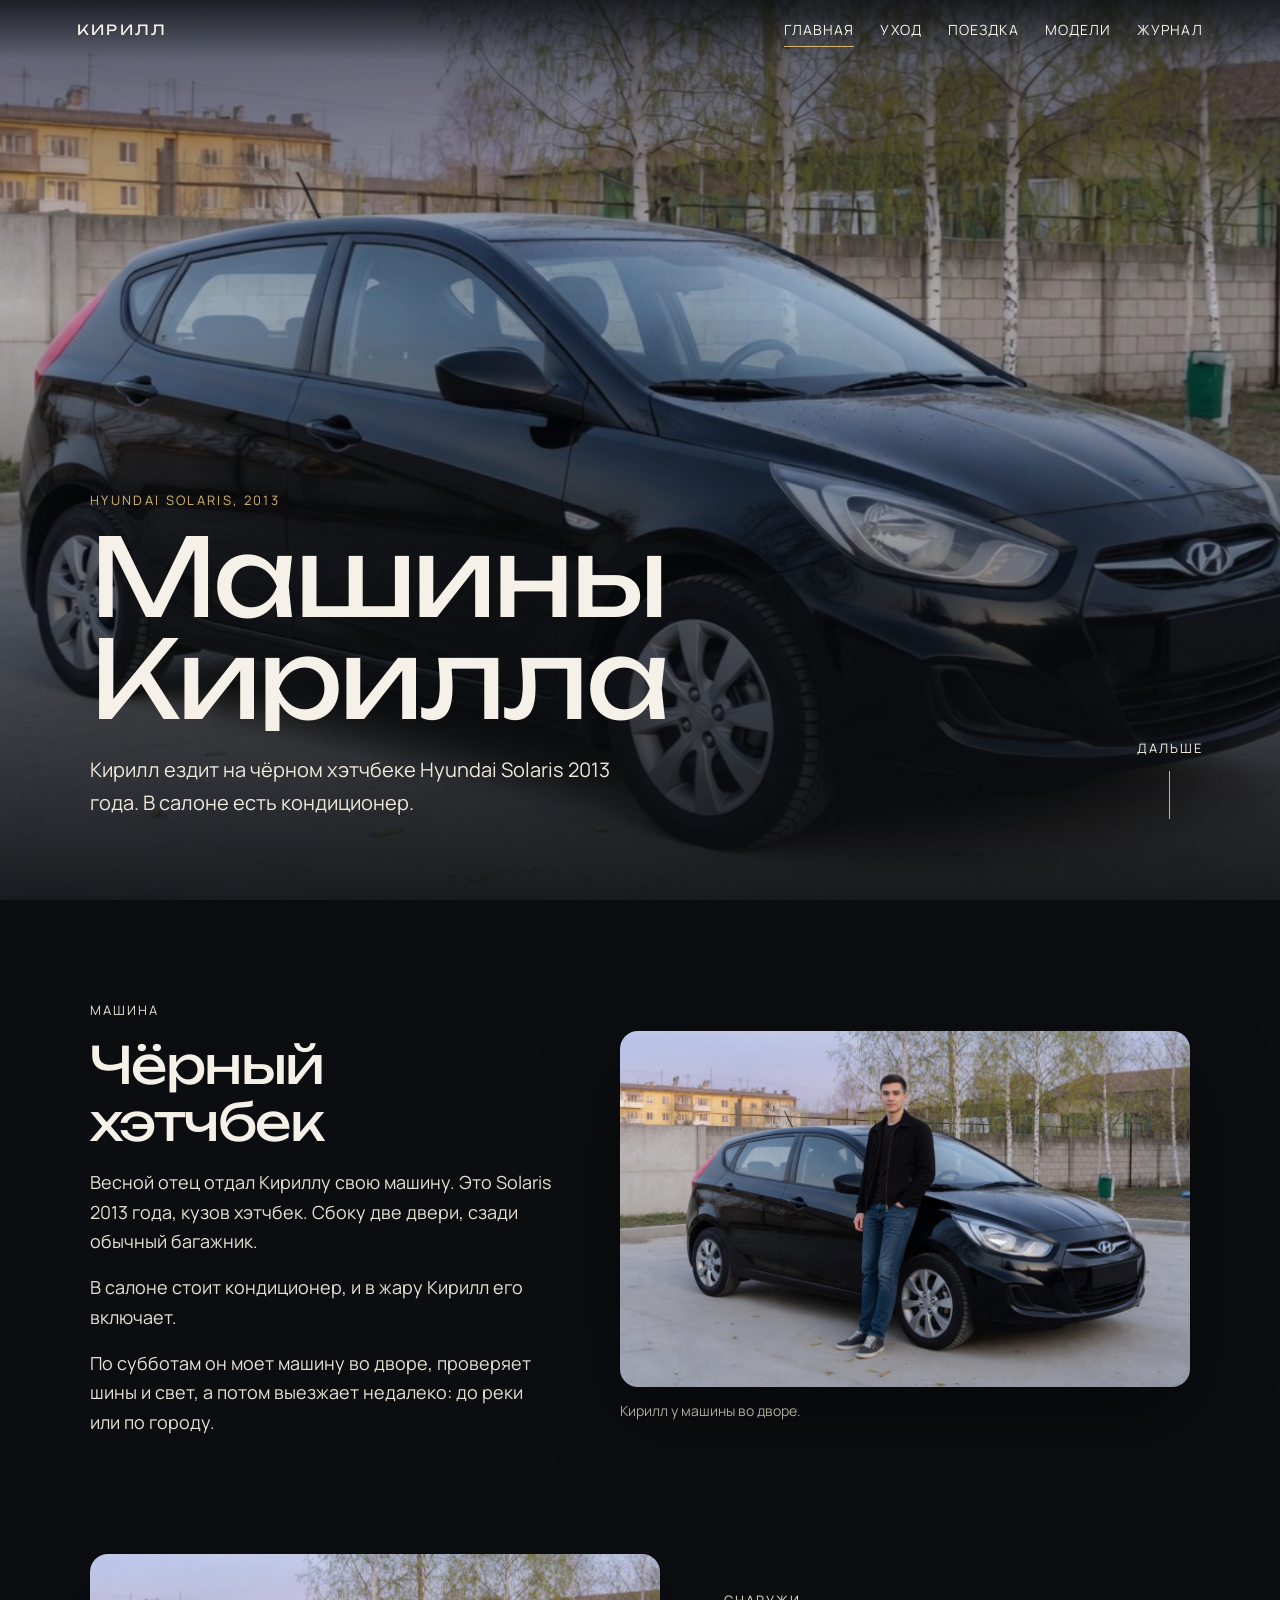
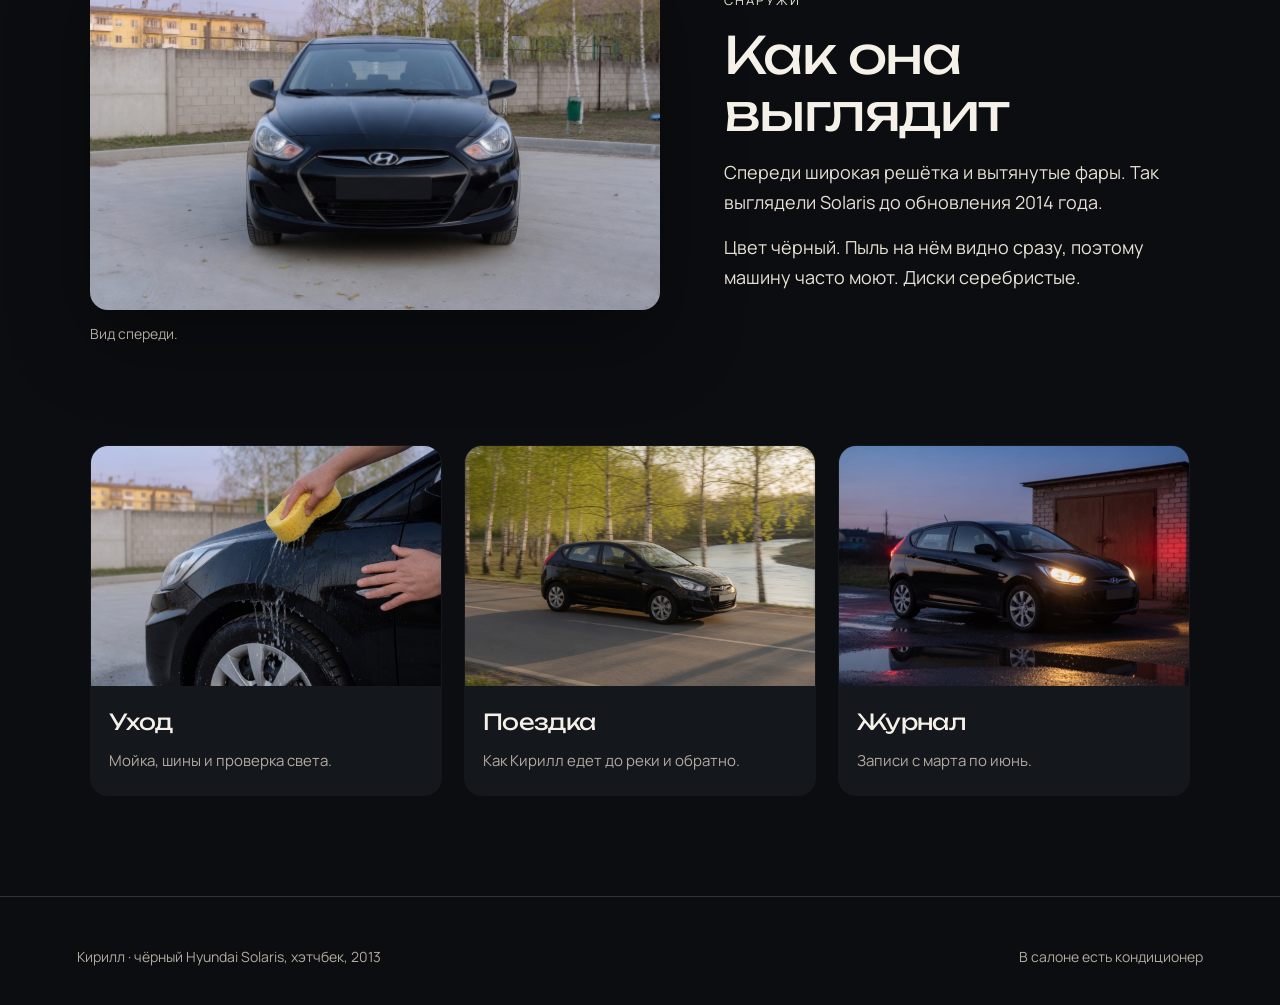
<file: index.html>
<!DOCTYPE html>
<html lang="ru">
<head>
  <meta charset="utf-8">
  <meta name="viewport" content="width=device-width, initial-scale=1">
  <title>Машины Кирилла</title>
  <meta name="description" content="Кирилл ездит на чёрном хэтчбеке Hyundai Solaris 2013 года.">
  <link rel="preconnect" href="https://fonts.googleapis.com">
  <link rel="preconnect" href="https://fonts.gstatic.com" crossorigin>
  <link href="https://fonts.googleapis.com/css2?family=Manrope:wght@400;500;600;700&family=Unbounded:wght@400;500&display=swap" rel="stylesheet">
  <link rel="stylesheet" href="style.css?v=6">
</head>
<body>
  <div class="glow"></div>
  <div class="progress"></div>
  <header class="top">
    <a class="logo" href="index.html">Кирилл</a>
    <button class="nav-toggle" type="button" aria-expanded="false" aria-label="Меню"><span></span></button>
    <nav class="nav-links">
      <a href="index.html" aria-current="page">Главная</a>
      <a href="uhod.html">Уход</a>
      <a href="poezdka.html">Поездка</a>
      <a href="modeli.html">Модели</a>
      <a href="zhurnal.html">Журнал</a>
    </nav>
  </header>

  <section class="hero">
    <div class="hero-media">
      <img src="shots/01-yard.jpg" alt="Чёрный хэтчбек Hyundai Solaris во дворе, двери и багажник закрыты">
    </div>
    <div class="hero-copy">
      <p class="eyebrow">Hyundai Solaris, 2013</p>
      <h1><span><i>Машины</i></span><span><i>Кирилла</i></span></h1>
      <p class="lede">Кирилл ездит на чёрном хэтчбеке Hyundai Solaris 2013 года. В салоне есть кондиционер.</p>
    </div>
    <a class="scroll-hint" href="#story">Дальше</a>
  </section>

  <main>
    <section class="section" id="story">
      <div class="wrap split">
        <div class="prose reveal">
          <p class="kicker">Машина</p>
          <h2>Чёрный хэтчбек</h2>
          <p>Весной отец отдал Кириллу свою машину. Это Solaris 2013 года, кузов хэтчбек. Сбоку две двери, сзади обычный багажник.</p>
          <p>В салоне стоит кондиционер, и в жару Кирилл его включает.</p>
          <p>По субботам он моет машину во дворе, проверяет шины и свет, а потом выезжает недалеко: до реки или по городу.</p>
        </div>
        <figure class="reveal">
          <div class="frame">
            <img data-zoom src="shots/12-kirill.jpg" alt="Кирилл стоит у закрытой машины">
          </div>
          <figcaption>Кирилл у машины во дворе.</figcaption>
        </figure>
      </div>
    </section>

    <section class="section" style="padding-top: 0">
      <div class="wrap split reverse">
        <div class="prose reveal">
          <p class="kicker">Снаружи</p>
          <h2>Как она выглядит</h2>
          <p>Спереди широкая решётка и вытянутые фары. Так выглядели Solaris до обновления 2014 года.</p>
          <p>Цвет чёрный. Пыль на нём видно сразу, поэтому машину часто моют. Диски серебристые.</p>
        </div>
        <figure class="reveal">
          <div class="frame">
            <img data-zoom src="shots/02-front.jpg" alt="Solaris спереди">
          </div>
          <figcaption>Вид спереди.</figcaption>
        </figure>
      </div>
    </section>

    <section class="section" style="padding-top: 0">
      <div class="wrap">
        <div class="cards">
          <a class="card reveal" href="uhod.html">
            <img src="shots/07-wash.jpg" alt="Мойка машины">
            <div><h3>Уход</h3><p>Мойка, шины и проверка света.</p></div>
          </a>
          <a class="card reveal" href="poezdka.html">
            <img src="shots/08-road.jpg" alt="Машина на дороге">
            <div><h3>Поездка</h3><p>Как Кирилл едет до реки и обратно.</p></div>
          </a>
          <a class="card reveal" href="zhurnal.html">
            <img src="shots/10-evening.jpg" alt="Машина вечером у гаража">
            <div><h3>Журнал</h3><p>Записи с марта по июнь.</p></div>
          </a>
        </div>
      </div>
    </section>
  </main>

  <footer class="foot">
    <p>Кирилл · чёрный Hyundai Solaris, хэтчбек, 2013</p>
    <p>В салоне есть кондиционер</p>
  </footer>
  <div class="lightbox"><button type="button">Закрыть</button><img alt=""></div>
  <script src="site.js?v=6"></script>
</body>
</html>
</file>
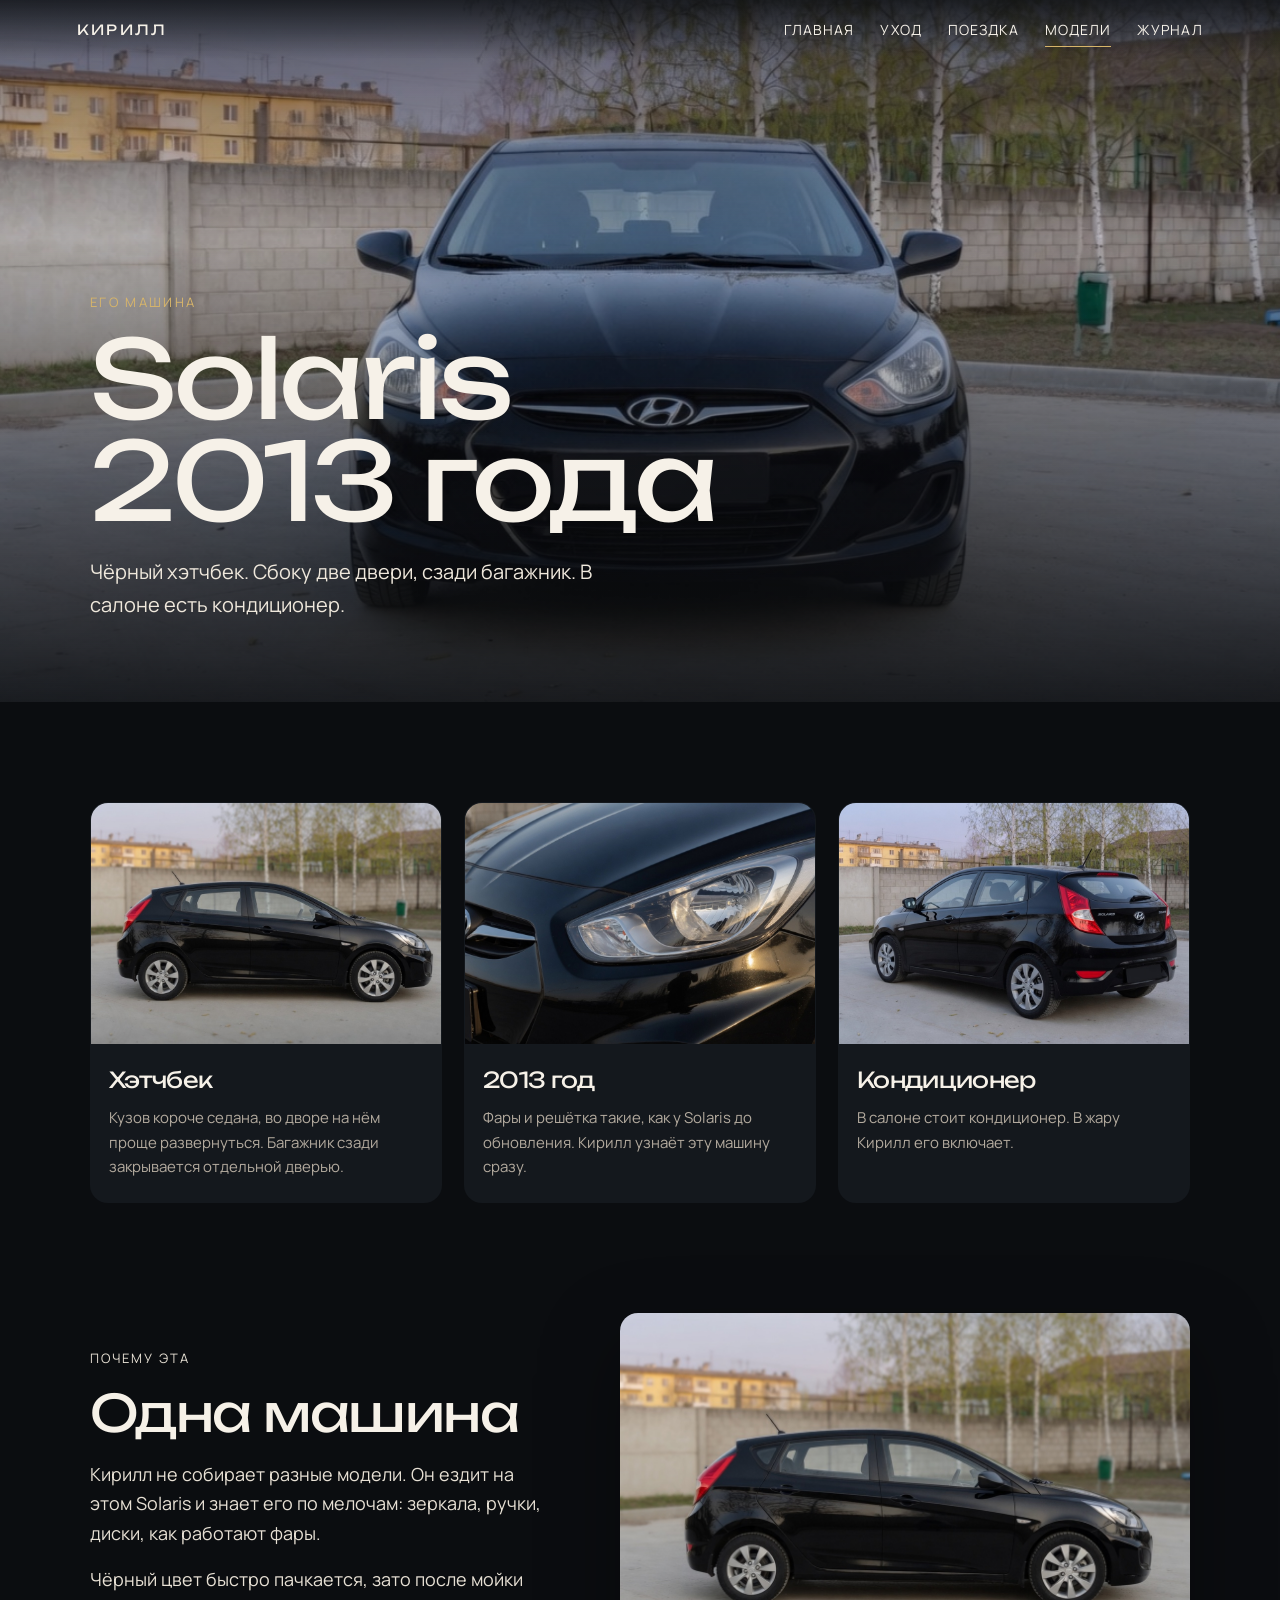
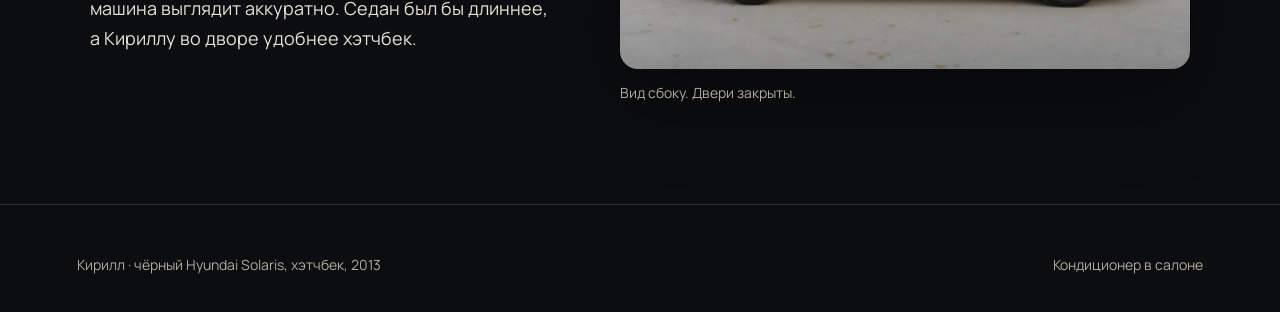
<file: modeli.html>
<!DOCTYPE html>
<html lang="ru">
<head>
  <meta charset="utf-8">
  <meta name="viewport" content="width=device-width, initial-scale=1">
  <title>Машины Кирилла — Модели</title>
  <meta name="description" content="Чёрный хэтчбек Hyundai Solaris 2013 года.">
  <link rel="preconnect" href="https://fonts.googleapis.com">
  <link rel="preconnect" href="https://fonts.gstatic.com" crossorigin>
  <link href="https://fonts.googleapis.com/css2?family=Manrope:wght@400;500;600;700&family=Unbounded:wght@400;500&display=swap" rel="stylesheet">
  <link rel="stylesheet" href="style.css?v=6">
</head>
<body>
  <div class="glow"></div>
  <div class="progress"></div>
  <header class="top">
    <a class="logo" href="index.html">Кирилл</a>
    <button class="nav-toggle" type="button" aria-expanded="false" aria-label="Меню"><span></span></button>
    <nav class="nav-links">
      <a href="index.html">Главная</a>
      <a href="uhod.html">Уход</a>
      <a href="poezdka.html">Поездка</a>
      <a href="modeli.html" aria-current="page">Модели</a>
      <a href="zhurnal.html">Журнал</a>
    </nav>
  </header>

  <section class="hero short">
    <div class="hero-media">
      <img src="shots/02-front.jpg" alt="Чёрный Hyundai Solaris 2013 года спереди">
    </div>
    <div class="hero-copy">
      <p class="eyebrow">Его машина</p>
      <h1><span><i>Solaris</i></span><span><i>2013 года</i></span></h1>
      <p class="lede">Чёрный хэтчбек. Сбоку две двери, сзади багажник. В салоне есть кондиционер.</p>
    </div>
  </section>

  <main>
    <section class="section">
      <div class="wrap cards">
        <article class="card reveal">
          <img data-zoom src="shots/04-side.jpg" alt="Solaris сбоку, видны две двери">
          <div>
            <h3>Хэтчбек</h3>
            <p>Кузов короче седана, во дворе на нём проще развернуться. Багажник сзади закрывается отдельной дверью.</p>
          </div>
        </article>
        <article class="card reveal">
          <img data-zoom src="shots/05-lamp.jpg" alt="Фара и решётка Solaris">
          <div>
            <h3>2013 год</h3>
            <p>Фары и решётка такие, как у Solaris до обновления. Кирилл узнаёт эту машину сразу.</p>
          </div>
        </article>
        <article class="card reveal">
          <img data-zoom src="shots/03-rear.jpg" alt="Solaris сзади, багажник закрыт">
          <div>
            <h3>Кондиционер</h3>
            <p>В салоне стоит кондиционер. В жару Кирилл его включает.</p>
          </div>
        </article>
      </div>
    </section>

    <section class="section" style="padding-top: 10px">
      <div class="wrap split">
        <div class="prose reveal">
          <p class="kicker">Почему эта</p>
          <h2>Одна машина</h2>
          <p>Кирилл не собирает разные модели. Он ездит на этом Solaris и знает его по мелочам: зеркала, ручки, диски, как работают фары.</p>
          <p>Чёрный цвет быстро пачкается, зато после мойки машина выглядит аккуратно. Седан был бы длиннее, а Кириллу во дворе удобнее хэтчбек.</p>
        </div>
        <figure class="reveal">
          <div class="frame"><img data-zoom src="shots/04-side.jpg" alt="Бок чёрного хэтчбека"></div>
          <figcaption>Вид сбоку. Двери закрыты.</figcaption>
        </figure>
      </div>
    </section>
  </main>

  <footer class="foot">
    <p>Кирилл · чёрный Hyundai Solaris, хэтчбек, 2013</p>
    <p>Кондиционер в салоне</p>
  </footer>
  <div class="lightbox"><button type="button">Закрыть</button><img alt=""></div>
  <script src="site.js?v=6"></script>
</body>
</html>
</file>
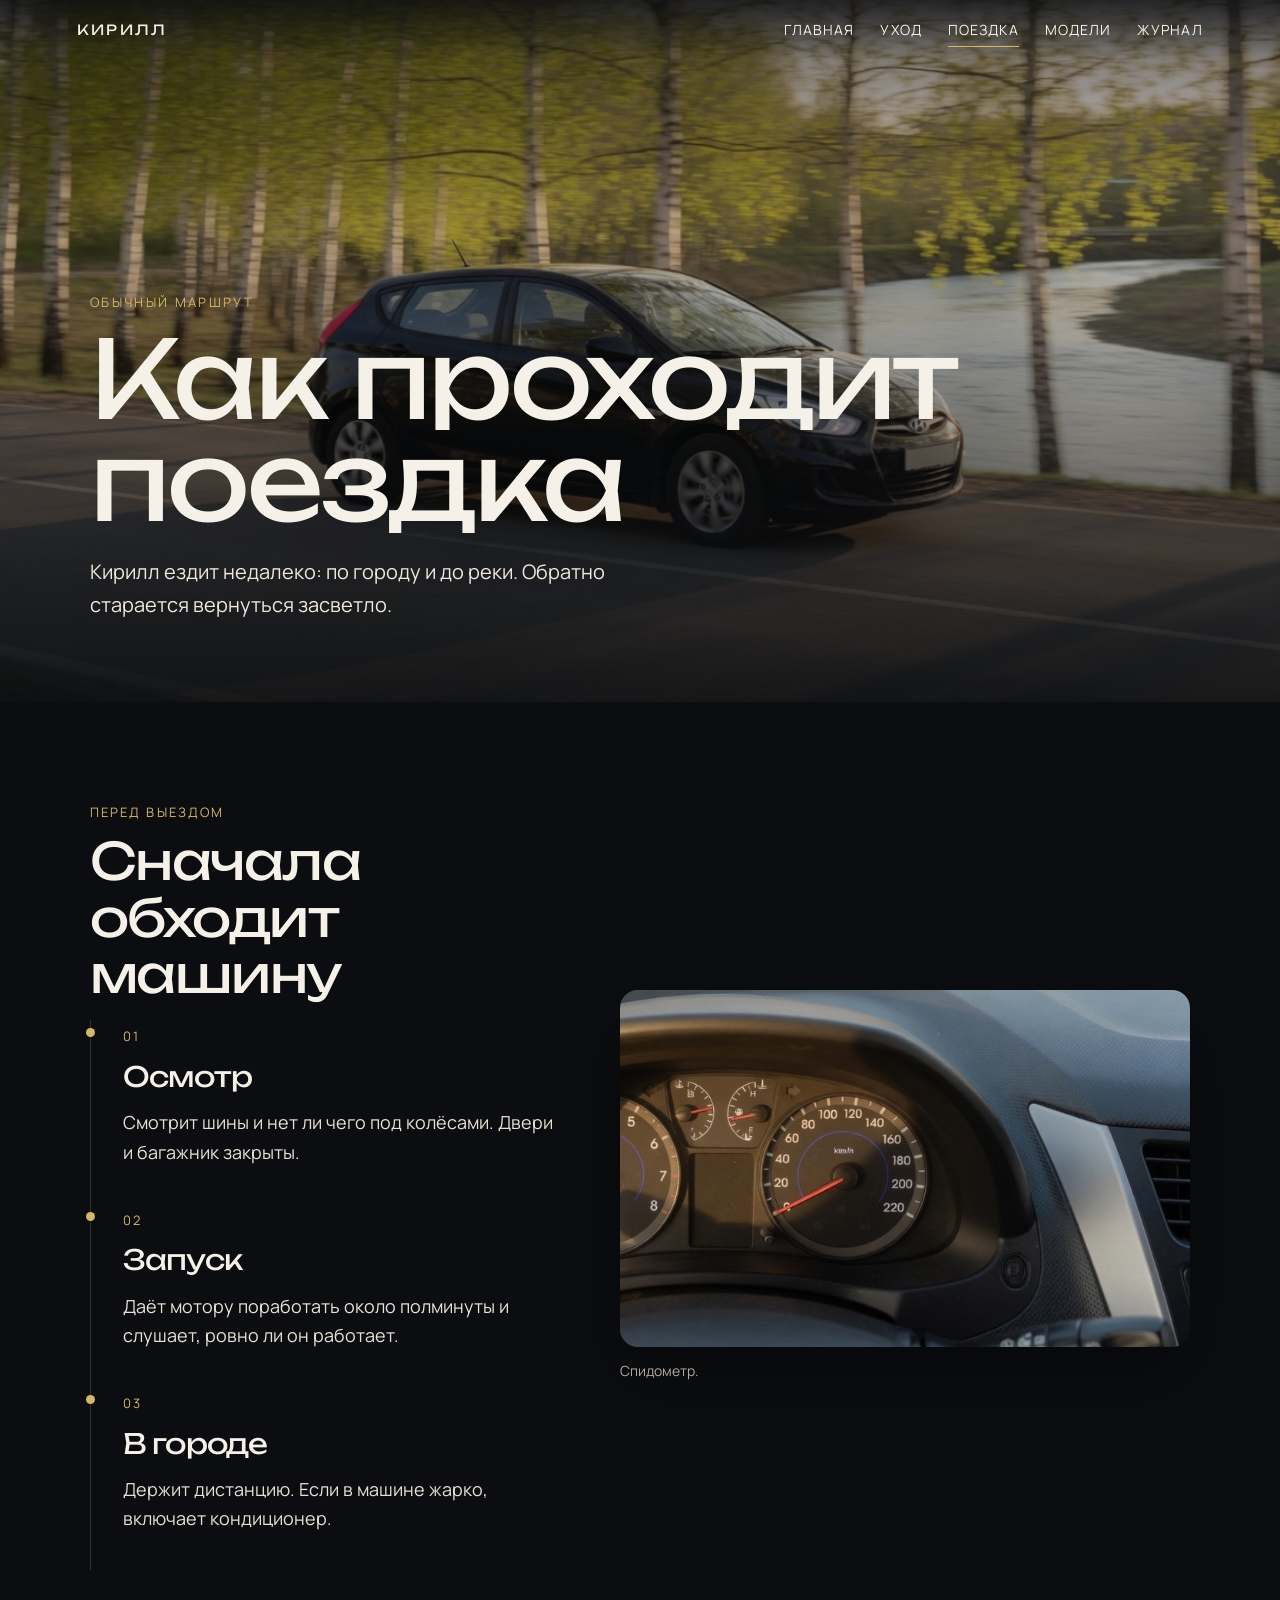
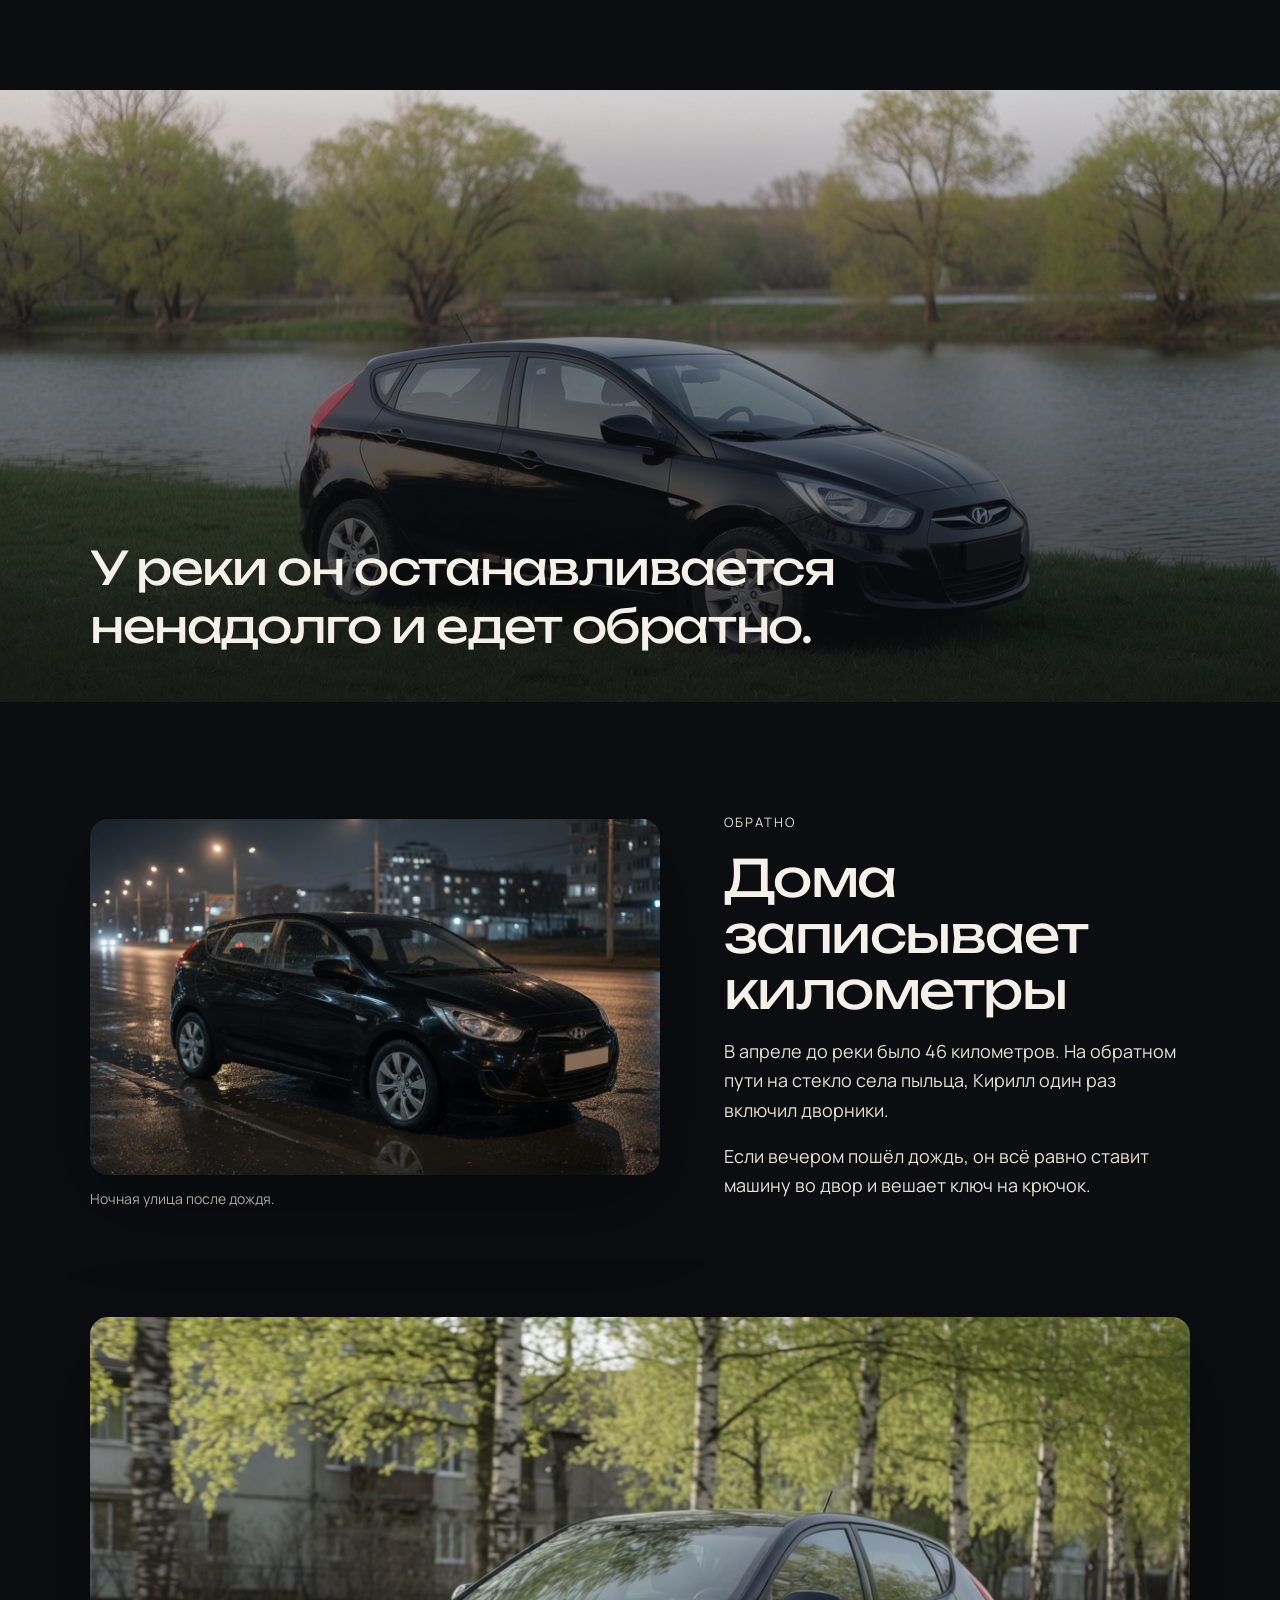
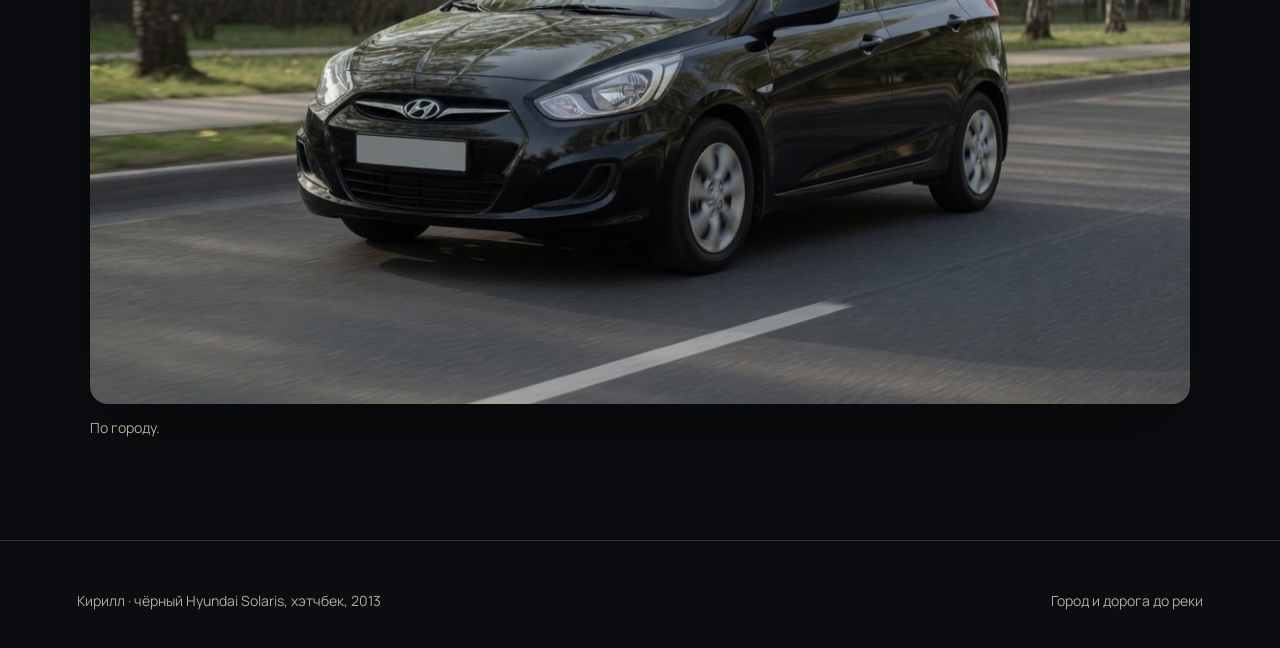
<file: poezdka.html>
<!DOCTYPE html>
<html lang="ru">
<head>
  <meta charset="utf-8">
  <meta name="viewport" content="width=device-width, initial-scale=1">
  <title>Машины Кирилла — Поездка</title>
  <meta name="description" content="Как Кирилл ездит на Solaris до реки и обратно.">
  <link rel="preconnect" href="https://fonts.googleapis.com">
  <link rel="preconnect" href="https://fonts.gstatic.com" crossorigin>
  <link href="https://fonts.googleapis.com/css2?family=Manrope:wght@400;500;600;700&family=Unbounded:wght@400;500&display=swap" rel="stylesheet">
  <link rel="stylesheet" href="style.css?v=6">
</head>
<body>
  <div class="glow"></div>
  <div class="progress"></div>
  <header class="top">
    <a class="logo" href="index.html">Кирилл</a>
    <button class="nav-toggle" type="button" aria-expanded="false" aria-label="Меню"><span></span></button>
    <nav class="nav-links">
      <a href="index.html">Главная</a>
      <a href="uhod.html">Уход</a>
      <a href="poezdka.html" aria-current="page">Поездка</a>
      <a href="modeli.html">Модели</a>
      <a href="zhurnal.html">Журнал</a>
    </nav>
  </header>

  <section class="hero short">
    <div class="hero-media">
      <img src="shots/08-road.jpg" alt="Чёрный Solaris едет по дороге вдоль реки">
    </div>
    <div class="hero-copy">
      <p class="eyebrow">Обычный маршрут</p>
      <h1><span><i>Как проходит</i></span><span><i>поездка</i></span></h1>
      <p class="lede">Кирилл ездит недалеко: по городу и до реки. Обратно старается вернуться засветло.</p>
    </div>
  </section>

  <main>
    <section class="section">
      <div class="wrap split">
        <div class="reveal">
          <p class="kicker">Перед выездом</p>
          <h2>Сначала обходит машину</h2>
          <ol class="steps">
            <li>
              <span>01</span>
              <h3>Осмотр</h3>
              <p>Смотрит шины и нет ли чего под колёсами. Двери и багажник закрыты.</p>
            </li>
            <li>
              <span>02</span>
              <h3>Запуск</h3>
              <p>Даёт мотору поработать около полминуты и слушает, ровно ли он работает.</p>
            </li>
            <li>
              <span>03</span>
              <h3>В городе</h3>
              <p>Держит дистанцию. Если в машине жарко, включает кондиционер.</p>
            </li>
          </ol>
        </div>
        <figure class="reveal dials">
          <div class="frame"><img data-zoom src="shots/14-dials.jpg" alt="Спидометр Solaris"></div>
          <figcaption>Спидометр.</figcaption>
        </figure>
      </div>
    </section>

    <section class="band">
      <img src="shots/09-river.jpg" alt="Solaris стоит у реки, багажник закрыт">
      <div class="wrap">
        <p class="quote reveal">У реки он останавливается ненадолго и едет обратно.</p>
      </div>
    </section>

    <section class="section">
      <div class="wrap split reverse">
        <div class="prose reveal">
          <p class="kicker">Обратно</p>
          <h2>Дома записывает километры</h2>
          <p>В апреле до реки было 46 километров. На обратном пути на стекло села пыльца, Кирилл один раз включил дворники.</p>
          <p>Если вечером пошёл дождь, он всё равно ставит машину во двор и вешает ключ на крючок.</p>
        </div>
        <figure class="reveal">
          <div class="frame"><img data-zoom src="shots/11-rain.jpg" alt="Solaris ночью на мокрой улице"></div>
          <figcaption>Ночная улица после дождя.</figcaption>
        </figure>
      </div>
    </section>

    <section class="section" style="padding-top: 0">
      <div class="wrap">
        <figure class="reveal">
          <div class="frame"><img data-zoom src="shots/16-city.jpg" alt="Solaris едет по городской улице"></div>
          <figcaption>По городу.</figcaption>
        </figure>
      </div>
    </section>
  </main>

  <footer class="foot">
    <p>Кирилл · чёрный Hyundai Solaris, хэтчбек, 2013</p>
    <p>Город и дорога до реки</p>
  </footer>
  <div class="lightbox"><button type="button">Закрыть</button><img alt=""></div>
  <script src="site.js?v=6"></script>
</body>
</html>
</file>
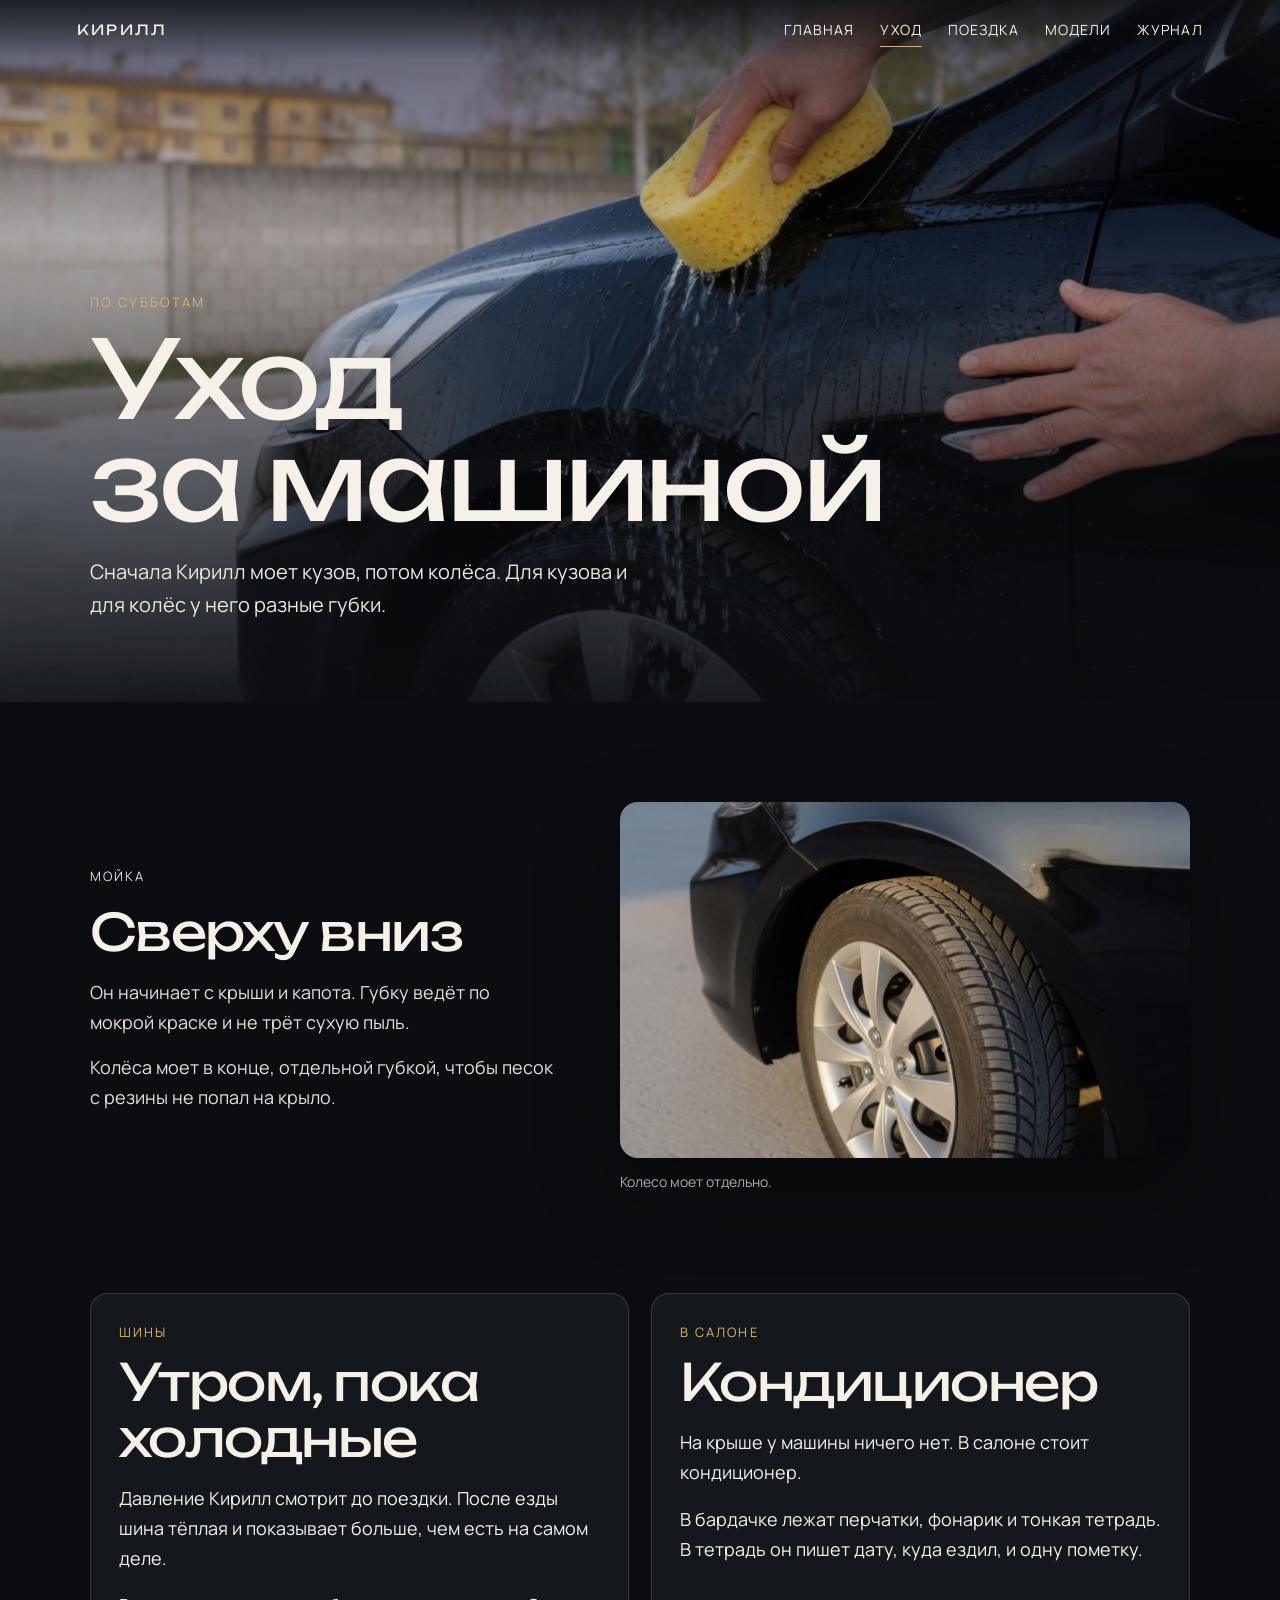
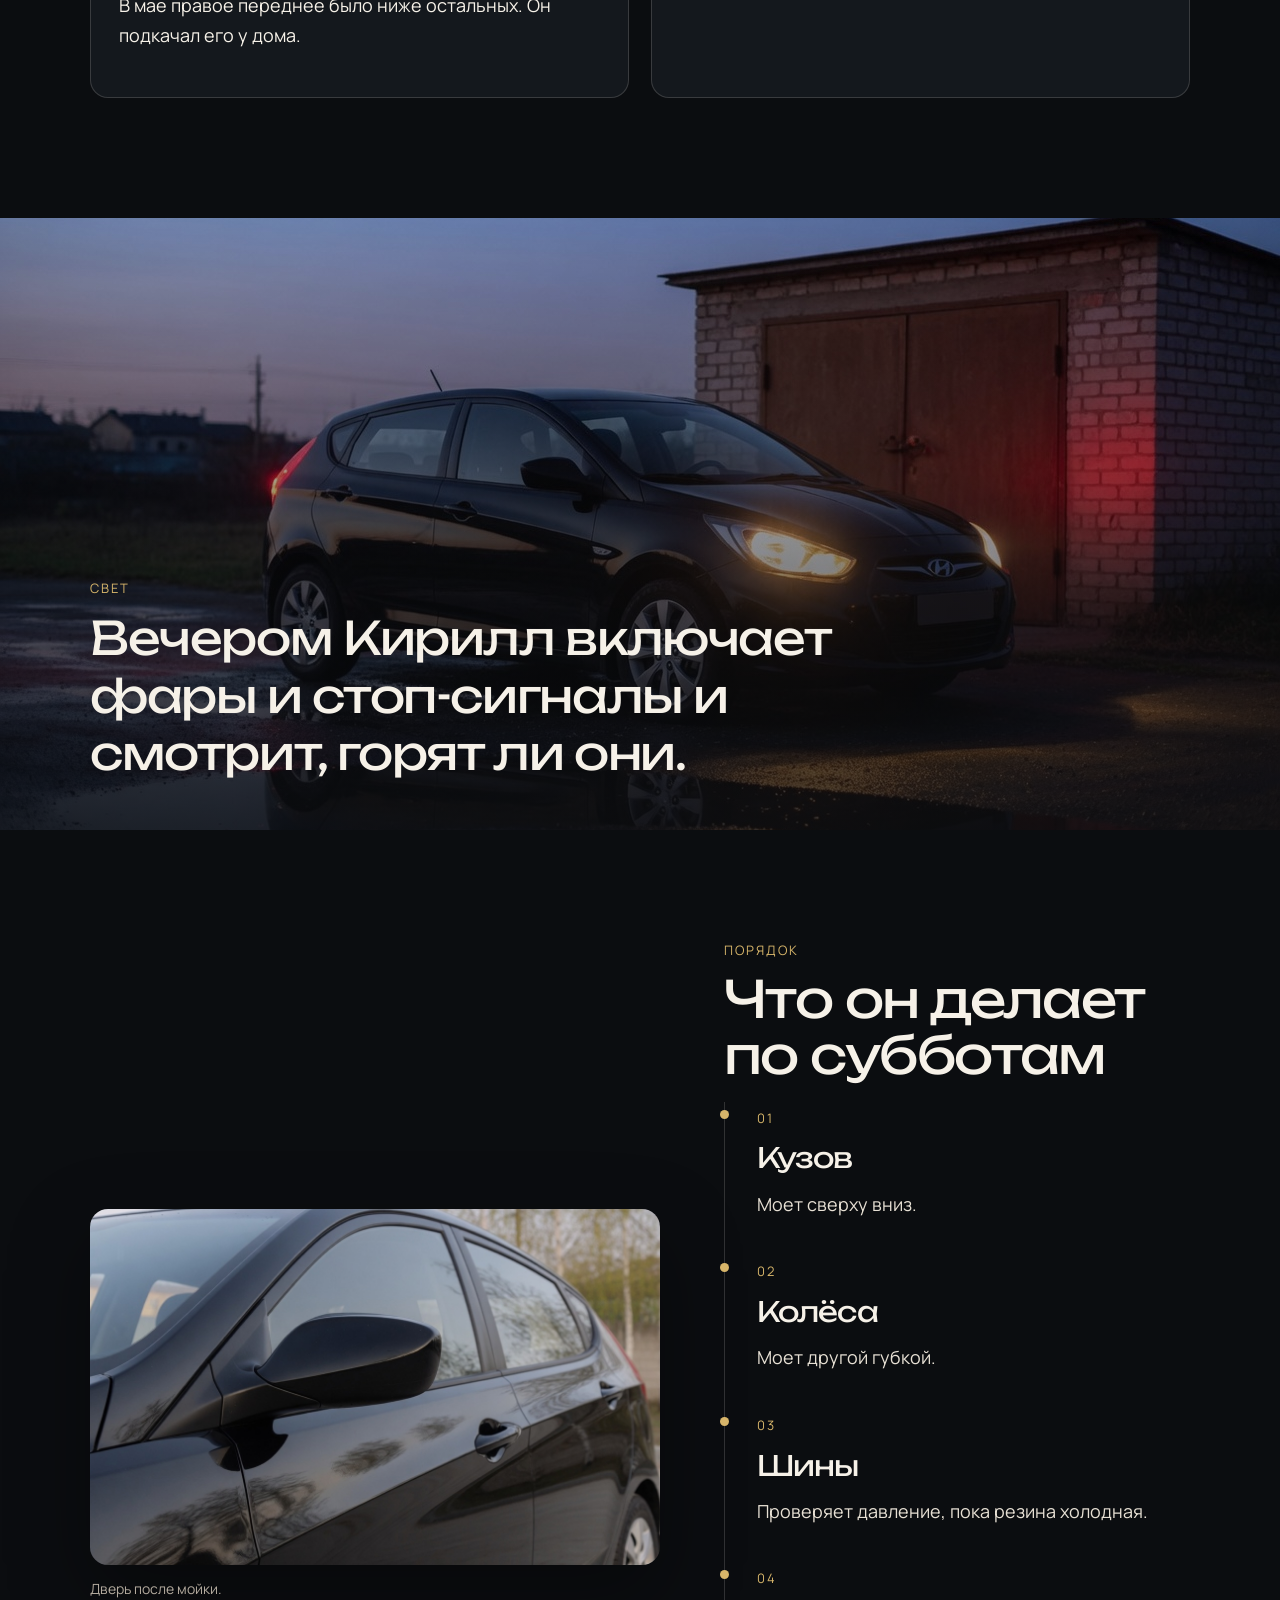
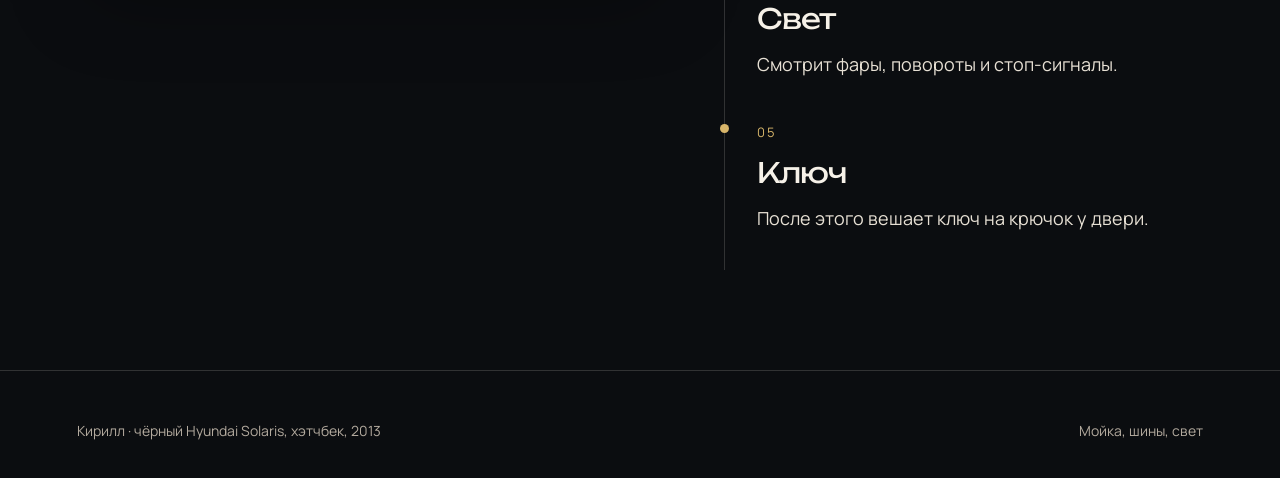
<file: uhod.html>
<!DOCTYPE html>
<html lang="ru">
<head>
  <meta charset="utf-8">
  <meta name="viewport" content="width=device-width, initial-scale=1">
  <title>Машины Кирилла — Уход</title>
  <meta name="description" content="Как Кирилл моет Solaris и проверяет шины и свет.">
  <link rel="preconnect" href="https://fonts.googleapis.com">
  <link rel="preconnect" href="https://fonts.gstatic.com" crossorigin>
  <link href="https://fonts.googleapis.com/css2?family=Manrope:wght@400;500;600;700&family=Unbounded:wght@400;500&display=swap" rel="stylesheet">
  <link rel="stylesheet" href="style.css?v=6">
</head>
<body>
  <div class="glow"></div>
  <div class="progress"></div>
  <header class="top">
    <a class="logo" href="index.html">Кирилл</a>
    <button class="nav-toggle" type="button" aria-expanded="false" aria-label="Меню"><span></span></button>
    <nav class="nav-links">
      <a href="index.html">Главная</a>
      <a href="uhod.html" aria-current="page">Уход</a>
      <a href="poezdka.html">Поездка</a>
      <a href="modeli.html">Модели</a>
      <a href="zhurnal.html">Журнал</a>
    </nav>
  </header>

  <section class="hero short">
    <div class="hero-media">
      <img src="shots/07-wash.jpg" alt="Кирилл моет переднее крыло">
    </div>
    <div class="hero-copy">
      <p class="eyebrow">По субботам</p>
      <h1><span><i>Уход</i></span><span><i>за машиной</i></span></h1>
      <p class="lede">Сначала Кирилл моет кузов, потом колёса. Для кузова и для колёс у него разные губки.</p>
    </div>
  </section>

  <main>
    <section class="section">
      <div class="wrap split">
        <div class="prose reveal">
          <p class="kicker">Мойка</p>
          <h2>Сверху вниз</h2>
          <p>Он начинает с крыши и капота. Губку ведёт по мокрой краске и не трёт сухую пыль.</p>
          <p>Колёса моет в конце, отдельной губкой, чтобы песок с резины не попал на крыло.</p>
        </div>
        <figure class="reveal">
          <div class="frame"><img data-zoom src="shots/06-wheel.jpg" alt="Переднее колесо Solaris"></div>
          <figcaption>Колесо моет отдельно.</figcaption>
        </figure>
      </div>
    </section>

    <section class="section" style="padding-top: 0">
      <div class="wrap grid-2">
        <article class="note reveal">
          <p class="kicker">Шины</p>
          <h2>Утром, пока холодные</h2>
          <p>Давление Кирилл смотрит до поездки. После езды шина тёплая и показывает больше, чем есть на самом деле.</p>
          <p>В мае правое переднее было ниже остальных. Он подкачал его у дома.</p>
        </article>
        <article class="note reveal">
          <p class="kicker">В салоне</p>
          <h2>Кондиционер</h2>
          <p>На крыше у машины ничего нет. В салоне стоит кондиционер.</p>
          <p>В бардачке лежат перчатки, фонарик и тонкая тетрадь. В тетрадь он пишет дату, куда ездил, и одну пометку.</p>
        </article>
      </div>
    </section>

    <section class="band">
      <img src="shots/10-evening.jpg" alt="Вечером у гаража горят фары">
      <div class="wrap">
        <div class="reveal">
          <p class="kicker">Свет</p>
          <h2 class="quote">Вечером Кирилл включает фары и стоп-сигналы и смотрит, горят ли они.</h2>
        </div>
      </div>
    </section>

    <section class="section">
      <div class="wrap split reverse">
        <div class="reveal">
          <p class="kicker">Порядок</p>
          <h2>Что он делает по субботам</h2>
          <ol class="steps">
            <li class="reveal"><span>01</span><h3>Кузов</h3><p>Моет сверху вниз.</p></li>
            <li class="reveal"><span>02</span><h3>Колёса</h3><p>Моет другой губкой.</p></li>
            <li class="reveal"><span>03</span><h3>Шины</h3><p>Проверяет давление, пока резина холодная.</p></li>
            <li class="reveal"><span>04</span><h3>Свет</h3><p>Смотрит фары, повороты и стоп-сигналы.</p></li>
            <li class="reveal"><span>05</span><h3>Ключ</h3><p>После этого вешает ключ на крючок у двери.</p></li>
          </ol>
        </div>
        <figure class="reveal">
          <div class="frame"><img data-zoom src="shots/17-mirror.jpg" alt="Зеркало и ручка двери"></div>
          <figcaption>Дверь после мойки.</figcaption>
        </figure>
      </div>
    </section>
  </main>

  <footer class="foot">
    <p>Кирилл · чёрный Hyundai Solaris, хэтчбек, 2013</p>
    <p>Мойка, шины, свет</p>
  </footer>
  <div class="lightbox"><button type="button">Закрыть</button><img alt=""></div>
  <script src="site.js?v=6"></script>
</body>
</html>
</file>
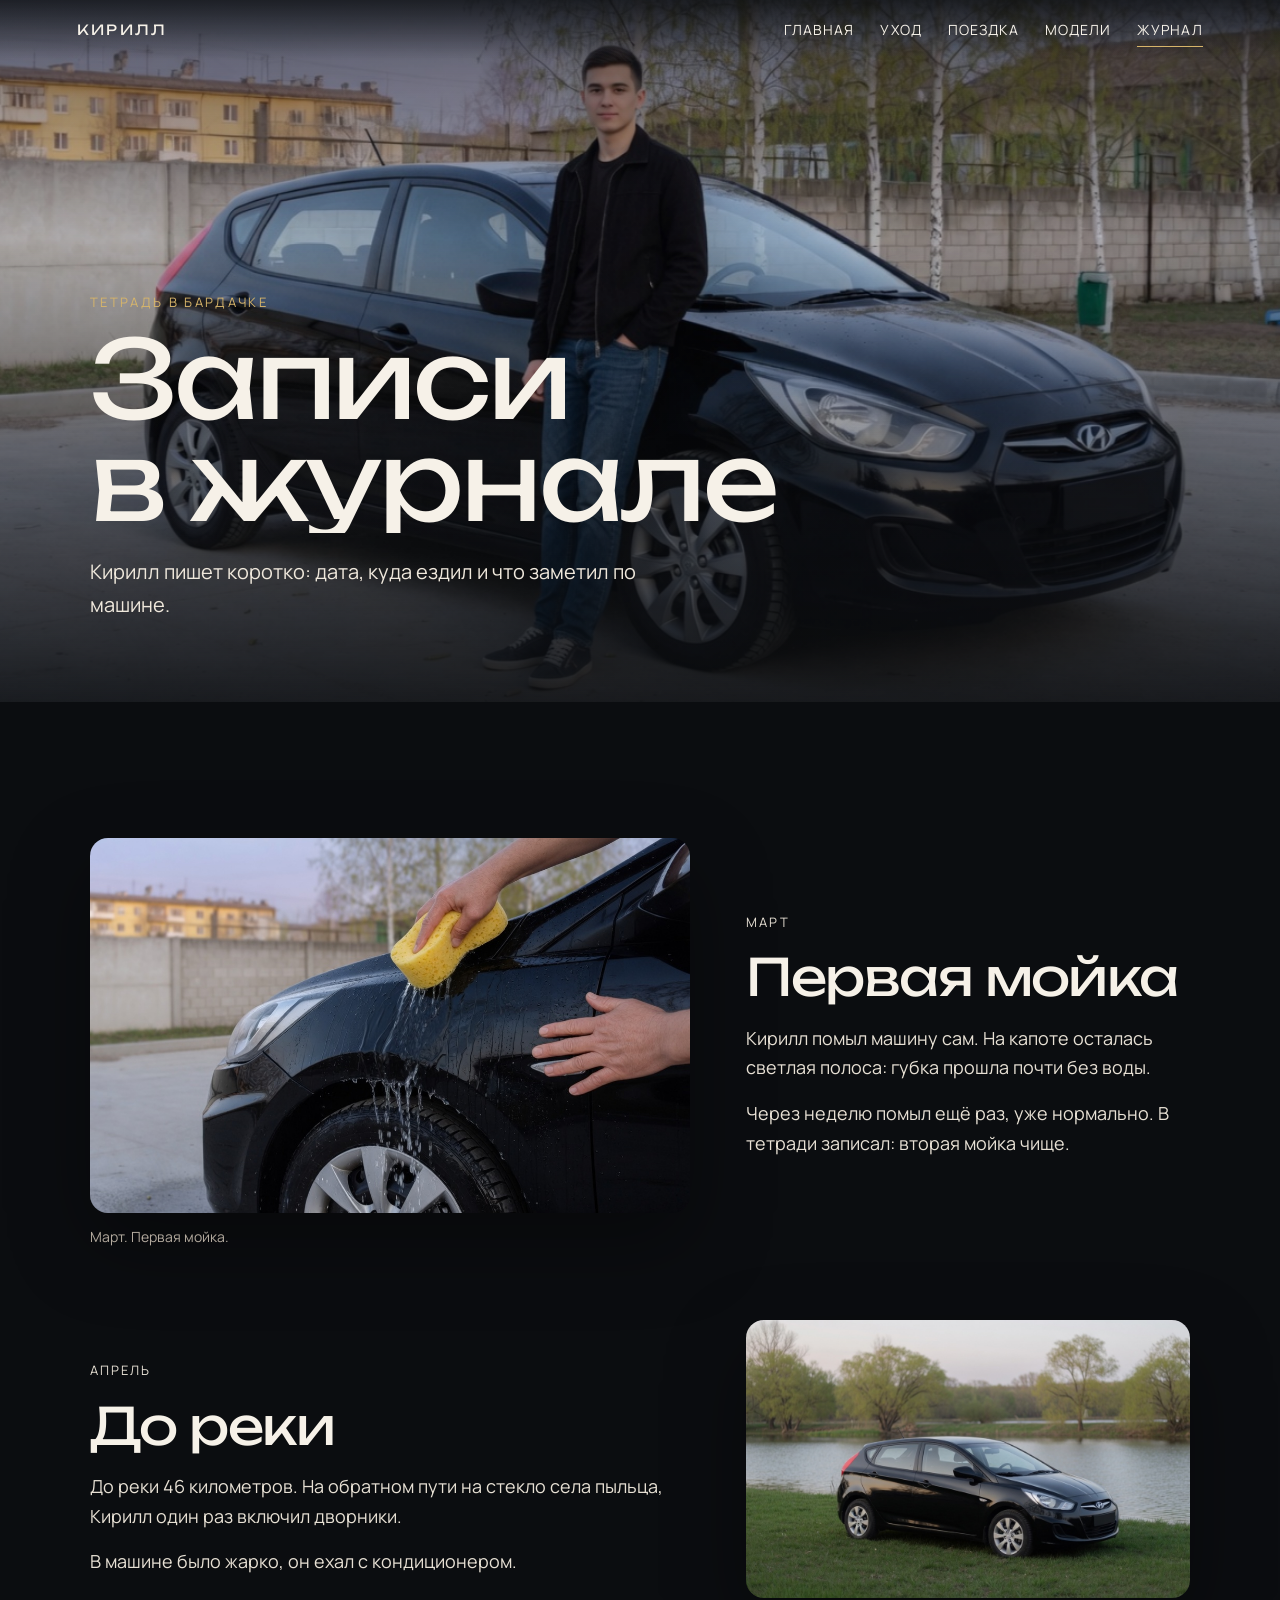
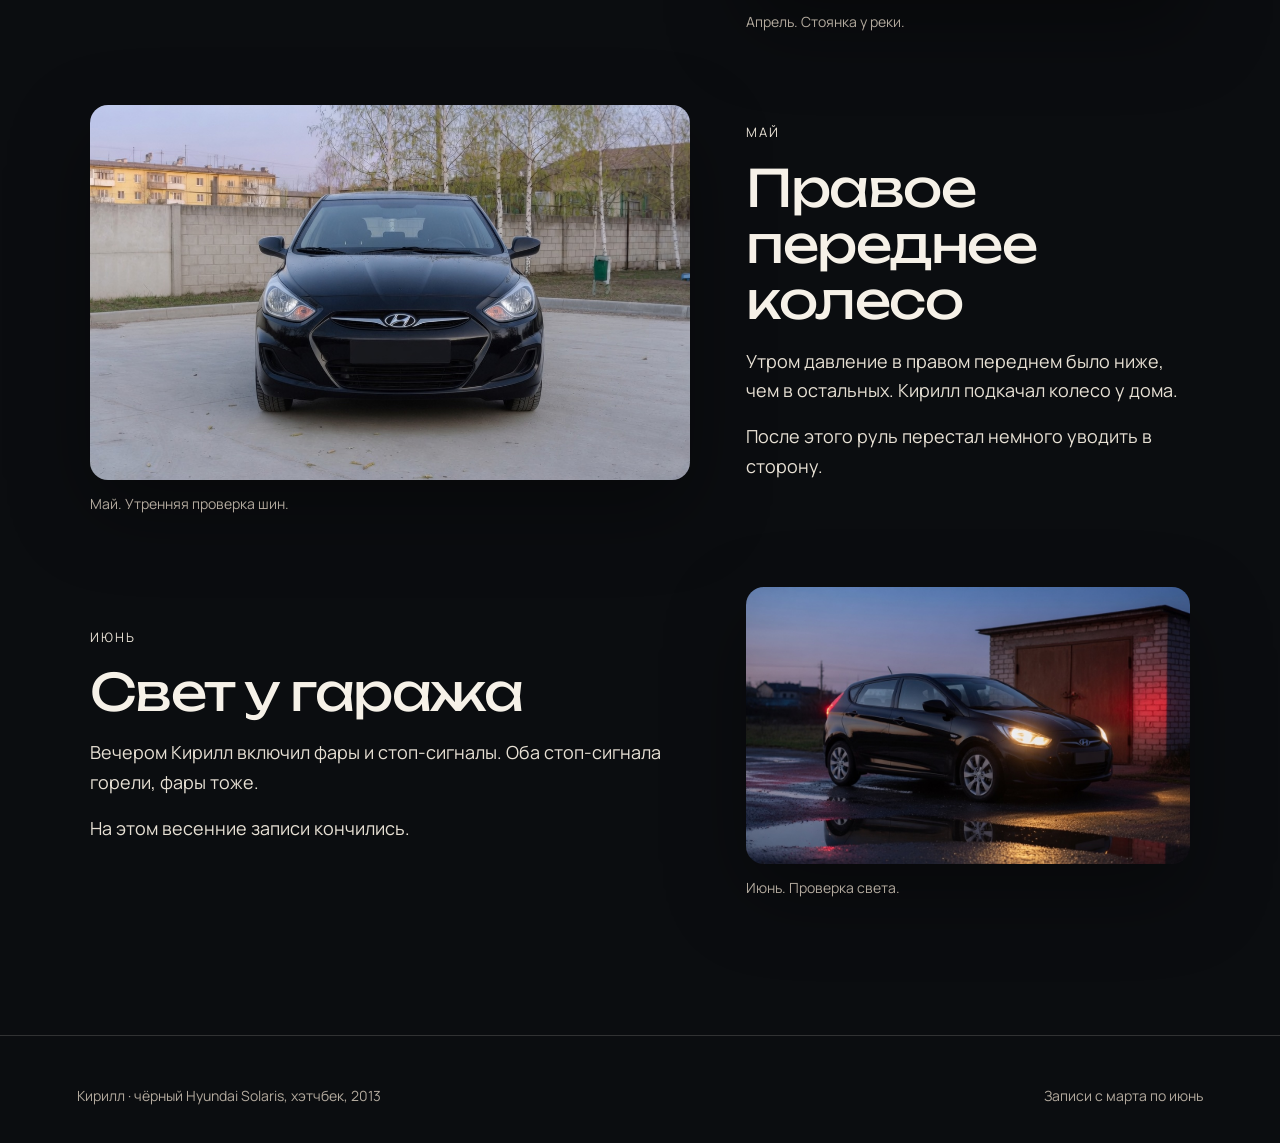
<file: zhurnal.html>
<!DOCTYPE html>
<html lang="ru">
<head>
  <meta charset="utf-8">
  <meta name="viewport" content="width=device-width, initial-scale=1">
  <title>Машины Кирилла — Журнал</title>
  <meta name="description" content="Записи Кирилла о машине с марта по июнь.">
  <link rel="preconnect" href="https://fonts.googleapis.com">
  <link rel="preconnect" href="https://fonts.gstatic.com" crossorigin>
  <link href="https://fonts.googleapis.com/css2?family=Manrope:wght@400;500;600;700&family=Unbounded:wght@400;500&display=swap" rel="stylesheet">
  <link rel="stylesheet" href="style.css?v=6">
</head>
<body>
  <div class="glow"></div>
  <div class="progress"></div>
  <header class="top">
    <a class="logo" href="index.html">Кирилл</a>
    <button class="nav-toggle" type="button" aria-expanded="false" aria-label="Меню"><span></span></button>
    <nav class="nav-links">
      <a href="index.html">Главная</a>
      <a href="uhod.html">Уход</a>
      <a href="poezdka.html">Поездка</a>
      <a href="modeli.html">Модели</a>
      <a href="zhurnal.html" aria-current="page">Журнал</a>
    </nav>
  </header>

  <section class="hero short">
    <div class="hero-media">
      <img src="shots/12-kirill.jpg" alt="Кирилл рядом с закрытым Solaris">
    </div>
    <div class="hero-copy">
      <p class="eyebrow">Тетрадь в бардачке</p>
      <h1><span><i>Записи</i></span><span><i>в журнале</i></span></h1>
      <p class="lede">Кирилл пишет коротко: дата, куда ездил и что заметил по машине.</p>
    </div>
  </section>

  <main>
    <section class="section">
      <div class="wrap">
        <article class="entry">
          <figure class="reveal">
            <div class="frame"><img data-zoom src="shots/07-wash.jpg" alt="Мойка крыла"></div>
            <figcaption>Март. Первая мойка.</figcaption>
          </figure>
          <div class="prose reveal">
            <p class="when">Март</p>
            <h2>Первая мойка</h2>
            <p>Кирилл помыл машину сам. На капоте осталась светлая полоса: губка прошла почти без воды.</p>
            <p>Через неделю помыл ещё раз, уже нормально. В тетради записал: вторая мойка чище.</p>
          </div>
        </article>

        <article class="entry">
          <figure class="reveal">
            <div class="frame"><img data-zoom src="shots/09-river.jpg" alt="Машина у реки"></div>
            <figcaption>Апрель. Стоянка у реки.</figcaption>
          </figure>
          <div class="prose reveal">
            <p class="when">Апрель</p>
            <h2>До реки</h2>
            <p>До реки 46 километров. На обратном пути на стекло села пыльца, Кирилл один раз включил дворники.</p>
            <p>В машине было жарко, он ехал с кондиционером.</p>
          </div>
        </article>

        <article class="entry">
          <figure class="reveal">
            <div class="frame"><img data-zoom src="shots/02-front.jpg" alt="Машина во дворе утром"></div>
            <figcaption>Май. Утренняя проверка шин.</figcaption>
          </figure>
          <div class="prose reveal">
            <p class="when">Май</p>
            <h2>Правое переднее колесо</h2>
            <p>Утром давление в правом переднем было ниже, чем в остальных. Кирилл подкачал колесо у дома.</p>
            <p>После этого руль перестал немного уводить в сторону.</p>
          </div>
        </article>

        <article class="entry">
          <figure class="reveal">
            <div class="frame"><img data-zoom src="shots/10-evening.jpg" alt="Проверка света у гаража"></div>
            <figcaption>Июнь. Проверка света.</figcaption>
          </figure>
          <div class="prose reveal">
            <p class="when">Июнь</p>
            <h2>Свет у гаража</h2>
            <p>Вечером Кирилл включил фары и стоп-сигналы. Оба стоп-сигнала горели, фары тоже.</p>
            <p>На этом весенние записи кончились.</p>
          </div>
        </article>
      </div>
    </section>
  </main>

  <footer class="foot">
    <p>Кирилл · чёрный Hyundai Solaris, хэтчбек, 2013</p>
    <p>Записи с марта по июнь</p>
  </footer>
  <div class="lightbox"><button type="button">Закрыть</button><img alt=""></div>
  <script src="site.js?v=6"></script>
</body>
</html>
</file>
<file: style.css>
:root {
  --bg: #0b0d10;
  --paper: #14181d;
  --ink: #f6f1e8;
  --muted: #b3aa9e;
  --line: rgba(246, 241, 232, 0.16);
  --gold: #d7b56a;
  --shadow: 0 30px 80px rgba(0, 0, 0, 0.35);
}

* { box-sizing: border-box; }

html { scroll-behavior: smooth; }

body {
  margin: 0;
  background: var(--bg);
  color: var(--ink);
  font-family: Manrope, "Segoe UI", sans-serif;
  font-size: 18px;
  line-height: 1.65;
}

img { max-width: 100%; display: block; }

a { color: inherit; }

button, a { -webkit-tap-highlight-color: transparent; }

.progress {
  position: fixed;
  top: 0;
  left: 0;
  right: 0;
  height: 2px;
  background: var(--gold);
  transform: scaleX(0);
  transform-origin: 0 50%;
  z-index: 40;
}

.glow {
  position: fixed;
  width: 340px;
  height: 340px;
  margin: -170px 0 0 -170px;
  border-radius: 50%;
  pointer-events: none;
  z-index: 4;
  background: radial-gradient(circle, rgba(215, 181, 106, 0.16), transparent 68%);
  mix-blend-mode: screen;
  opacity: 0;
  transition: opacity 0.4s ease;
}

.show {
  position: relative;
  height: 100svh;
  min-height: 560px;
  overflow: hidden;
  background: #000;
}

.show-frame img {
  position: absolute;
  inset: 0;
  width: 100%;
  height: 100%;
  object-fit: cover;
  opacity: 0;
  transform: scale(1.1);
  transition: opacity 0.9s ease, transform 3.8s linear;
}

.show-frame img.is-on {
  opacity: 1;
  transform: scale(1);
  z-index: 1;
}

.show::after {
  content: "";
  position: absolute;
  inset: 0;
  z-index: 1;
  background: linear-gradient(180deg, rgba(11, 13, 16, 0.55) 0%, rgba(11, 13, 16, 0.05) 36%, rgba(11, 13, 16, 0.82) 100%);
  pointer-events: none;
}

.show-copy {
  position: absolute;
  z-index: 2;
  left: 6vw;
  right: 180px;
  bottom: 9vh;
}

.show-ui {
  position: absolute;
  z-index: 3;
  right: 6vw;
  bottom: 9vh;
  display: flex;
  gap: 10px;
}

.show-ui button {
  width: 52px;
  height: 52px;
  border-radius: 50%;
  border: 1px solid rgba(246, 241, 232, 0.45);
  background: rgba(11, 13, 16, 0.45);
  color: var(--ink);
  font-size: 22px;
  cursor: pointer;
}

.show-ui button:hover { background: rgba(215, 181, 106, 0.85); color: #111; }

.show-bar {
  position: absolute;
  z-index: 3;
  left: 0;
  right: 0;
  bottom: 0;
  height: 4px;
  background: rgba(246, 241, 232, 0.2);
}

.show-bar span {
  display: block;
  height: 100%;
  width: 0;
  background: var(--gold);
}

.show-bar span.run { animation: fill 3.6s linear; }

.film {
  overflow: hidden;
  background: #07080a;
  padding: 18px 0;
  border-bottom: 1px solid var(--line);
}

.film-track {
  display: flex;
  gap: 14px;
  width: max-content;
  animation: ticker 50s linear infinite;
}

.film img {
  width: 340px;
  height: 210px;
  object-fit: cover;
  border-radius: 14px;
}

.gallery {
  display: grid;
  grid-template-columns: repeat(3, minmax(0, 1fr));
  gap: 16px;
}

.gallery img {
  width: 100%;
  aspect-ratio: 16 / 10;
  object-fit: cover;
  border-radius: 16px;
  transition: transform 0.6s cubic-bezier(0.16, 1, 0.3, 1);
}

.gallery figure:hover img { transform: scale(1.04); }

.top {
  position: fixed;
  top: 0;
  left: 0;
  right: 0;
  z-index: 30;
  display: flex;
  align-items: center;
  justify-content: space-between;
  padding: 18px 6vw;
  background: linear-gradient(180deg, rgba(11, 13, 16, 0.72), rgba(11, 13, 16, 0));
  transition: background 0.35s ease, backdrop-filter 0.35s ease;
}

.top.scrolled {
  background: rgba(11, 13, 16, 0.84);
  backdrop-filter: blur(16px);
}

.logo {
  font-family: Unbounded, Manrope, sans-serif;
  font-size: 14px;
  letter-spacing: 0.16em;
  text-transform: uppercase;
  text-decoration: none;
  view-transition-name: logo;
}

.nav-links { display: flex; gap: 26px; }

.nav-links a {
  position: relative;
  color: var(--ink);
  font-size: 14px;
  letter-spacing: 0.08em;
  text-transform: uppercase;
  text-decoration: none;
}

.nav-links a::after {
  content: "";
  position: absolute;
  left: 0;
  bottom: -6px;
  width: 100%;
  height: 1px;
  background: var(--gold);
  transform: scaleX(0);
  transform-origin: left;
  transition: transform 0.45s cubic-bezier(0.16, 1, 0.3, 1);
}

.nav-links a:hover::after,
.nav-links a[aria-current="page"]::after { transform: scaleX(1); }

.nav-toggle {
  display: none;
  width: 46px;
  height: 46px;
  border: 1px solid rgba(246, 241, 232, 0.35);
  border-radius: 50%;
  background: rgba(11, 13, 16, 0.55);
  color: var(--ink);
  cursor: pointer;
}

.nav-toggle span,
.nav-toggle span::before,
.nav-toggle span::after {
  display: block;
  width: 16px;
  height: 1px;
  margin: 0 auto;
  background: var(--ink);
  position: relative;
  transition: 0.3s ease;
}

.nav-toggle span::before,
.nav-toggle span::after { content: ""; position: absolute; left: 0; }
.nav-toggle span::before { top: -6px; }
.nav-toggle span::after { top: 6px; }
body.nav-open .nav-toggle span { background: transparent; }
body.nav-open .nav-toggle span::before { top: 0; transform: rotate(45deg); }
body.nav-open .nav-toggle span::after { top: 0; transform: rotate(-45deg); }

.hero {
  position: relative;
  min-height: 100svh;
  display: grid;
  grid-template-columns: minmax(0, 1fr);
  align-items: end;
  overflow: hidden;
}

.hero.short { min-height: 78svh; }

.hero-media {
  position: absolute;
  inset: 0;
  view-transition-name: hero;
}

.hero-media img {
  width: 100%;
  height: 100%;
  object-fit: cover;
  transform: scale(1.12);
  animation: drift 22s ease-in-out 1.2s infinite alternate, hero-in 1.4s cubic-bezier(0.16, 1, 0.3, 1) both;
}

.hero::after {
  content: "";
  position: absolute;
  inset: 0;
  background: linear-gradient(180deg, rgba(11, 13, 16, 0.62) 0%, rgba(11, 13, 16, 0.08) 34%, rgba(11, 13, 16, 0.9) 100%);
}

.hero-copy {
  position: relative;
  z-index: 1;
  width: min(1100px, calc(100% - 48px));
  min-width: 0;
  margin: 0 auto;
  padding: 0 0 9vh;
}

.eyebrow {
  margin: 0 0 14px;
  color: var(--gold);
  font-size: 13px;
  letter-spacing: 0.18em;
  text-transform: uppercase;
}

h1, h2, h3 {
  font-family: Unbounded, Manrope, sans-serif;
  font-weight: 400;
  letter-spacing: -0.03em;
}

h1 {
  margin: 0;
  max-width: 100%;
  font-size: clamp(40px, 11vw, 108px);
  line-height: 0.95;
}

h1 span { display: block; overflow: hidden; }

h1 i {
  display: block;
  font-style: normal;
  animation: lift 1s cubic-bezier(0.16, 1, 0.3, 1) both;
}

h1 span:nth-child(2) i { animation-delay: 0.12s; }

.lede {
  max-width: min(560px, 100%);
  margin: 22px 0 0;
  color: #efe8dc;
  font-size: 20px;
}

.scroll-hint {
  position: absolute;
  z-index: 1;
  right: 6vw;
  bottom: 9vh;
  color: var(--ink);
  font-size: 13px;
  letter-spacing: 0.16em;
  text-transform: uppercase;
  text-decoration: none;
}

.scroll-hint::after {
  content: "";
  display: block;
  width: 1px;
  height: 48px;
  margin: 12px auto 0;
  background: var(--gold);
  animation: pulse 1.8s ease-in-out infinite;
}

.marquee {
  overflow: hidden;
  border-top: 1px solid var(--line);
  border-bottom: 1px solid var(--line);
  padding: 14px 0;
  color: var(--muted);
  font-size: 13px;
  letter-spacing: 0.18em;
  text-transform: uppercase;
}

.marquee-track {
  display: flex;
  width: max-content;
  animation: ticker 28s linear infinite;
}

.marquee span { padding-right: 2.4em; }

.wrap {
  width: min(1100px, calc(100% - 12vw));
  margin: 0 auto;
}

.section { padding: 100px 0; }

.split {
  display: grid;
  grid-template-columns: minmax(0, 0.9fr) minmax(0, 1.1fr);
  gap: 64px;
  align-items: center;
}

.split.reverse { grid-template-columns: minmax(0, 1.1fr) minmax(0, 0.9fr); }
.split.reverse figure { order: -1; }

.kicker {
  margin: 0 0 10px;
  color: var(--gold);
  font-size: 13px;
  letter-spacing: 0.16em;
  text-transform: uppercase;
}

h2 {
  margin: 0 0 18px;
  font-size: clamp(32px, 4vw, 52px);
  line-height: 1.1;
}

.prose p { margin: 0 0 16px; color: #e7e0d4; }

figure { margin: 0; }

figure img,
.frame img {
  width: 100%;
  aspect-ratio: 16 / 10;
  object-fit: cover;
  border-radius: 18px;
}

.frame {
  overflow: hidden;
  border-radius: 18px;
  box-shadow: var(--shadow);
}

.frame img { border-radius: 0; }

figcaption {
  margin-top: 12px;
  color: var(--muted);
  font-size: 14px;
}

.cards {
  display: grid;
  grid-template-columns: repeat(3, minmax(0, 1fr));
  gap: 22px;
}

.card {
  display: block;
  text-decoration: none;
  background: var(--paper);
  border-radius: 18px;
  overflow: hidden;
  border: 1px solid transparent;
  transform-style: preserve-3d;
  transition: transform 0.45s cubic-bezier(0.16, 1, 0.3, 1), border-color 0.45s ease;
}

.card:hover { border-color: rgba(215, 181, 106, 0.45); }

.card img {
  width: 100%;
  aspect-ratio: 16 / 11;
  object-fit: cover;
  transition: transform 0.8s cubic-bezier(0.16, 1, 0.3, 1);
}

.card:hover img { transform: scale(1.06); }
.card div { padding: 18px 18px 22px; }
.card h3 { margin: 0 0 8px; font-size: 22px; }
.card p { margin: 0; color: var(--muted); font-size: 15px; }

.pin { height: 360vh; }

.pin-stage {
  position: sticky;
  top: 0;
  height: 100svh;
  overflow: hidden;
  background: #000;
}

.pin-stage img {
  position: absolute;
  inset: 0;
  width: 100%;
  height: 100%;
  object-fit: cover;
  opacity: 0;
  transform: scale(1.08);
  transition: opacity 0.7s ease, transform 1.4s ease;
}

.pin-stage img.on { opacity: 1; transform: scale(1); }

.pin-stage::after {
  content: "";
  position: absolute;
  inset: 0;
  background: linear-gradient(180deg, rgba(11, 13, 16, 0.2), rgba(11, 13, 16, 0.72));
}

.pin-copy {
  position: absolute;
  z-index: 1;
  left: 6vw;
  bottom: 10vh;
}

.pin-copy p {
  margin: 0;
  font-family: Unbounded, Manrope, sans-serif;
  font-size: clamp(42px, 7vw, 92px);
  line-height: 0.95;
}

.rail-head { padding: 80px 0 10px; }

.rail {
  display: flex;
  gap: 18px;
  overflow-x: auto;
  scroll-snap-type: x mandatory;
  padding: 18px 6vw 48px;
  scrollbar-width: none;
}

.rail::-webkit-scrollbar { display: none; }

.rail figure {
  flex: 0 0 min(72vw, 520px);
  scroll-snap-align: center;
  transition: transform 0.2s ease;
}

.band {
  position: relative;
  min-height: 68vh;
  display: grid;
  align-items: end;
  overflow: hidden;
  margin: 20px 0 10px;
}

.band img {
  position: absolute;
  inset: 0;
  width: 100%;
  height: 100%;
  object-fit: cover;
}

.band::after {
  content: "";
  position: absolute;
  inset: 0;
  background: linear-gradient(180deg, rgba(11, 13, 16, 0.05), rgba(11, 13, 16, 0.78));
}

.band .wrap { position: relative; z-index: 1; padding-bottom: 48px; }

.quote {
  margin: 0;
  max-width: 760px;
  font-family: Unbounded, Manrope, sans-serif;
  font-size: clamp(28px, 4vw, 46px);
  line-height: 1.25;
  letter-spacing: -0.03em;
}

.steps {
  list-style: none;
  margin: 10px 0 0;
  padding: 0;
  border-left: 1px solid var(--line);
}

.steps li { position: relative; padding: 0 0 36px 32px; }

.steps li::before {
  content: "";
  position: absolute;
  left: -5px;
  top: 8px;
  width: 9px;
  height: 9px;
  border-radius: 50%;
  background: var(--gold);
  box-shadow: 0 0 0 0 rgba(215, 181, 106, 0.6);
}

.js .steps li.in::before { animation: ping 1.4s ease; }

.steps span { color: var(--gold); font-size: 13px; letter-spacing: 0.14em; }
.steps h3 { margin: 4px 0 8px; font-size: 28px; }
.steps p { margin: 0; max-width: 640px; color: #e7e0d4; }

.entry {
  display: grid;
  grid-template-columns: minmax(0, 1.15fr) minmax(0, 0.85fr);
  gap: 56px;
  align-items: center;
  padding: 36px 0;
}

.entry:nth-child(even) figure { order: 2; }

.when {
  margin: 0 0 8px;
  color: var(--gold);
  letter-spacing: 0.16em;
  text-transform: uppercase;
  font-size: 13px;
}

.note {
  padding: 28px;
  background: var(--paper);
  border-radius: 18px;
  border: 1px solid var(--line);
}

.grid-2 {
  display: grid;
  grid-template-columns: repeat(2, minmax(0, 1fr));
  gap: 22px;
}

.dials img,
img.dials { object-position: center; }

.foot {
  padding: 48px 6vw 36px;
  border-top: 1px solid var(--line);
  display: flex;
  justify-content: space-between;
  gap: 20px;
  color: var(--muted);
  font-size: 14px;
}

.foot p { margin: 0; }

.lightbox {
  position: fixed;
  inset: 0;
  z-index: 90;
  display: grid;
  place-items: center;
  padding: 6vh 6vw;
  background: rgba(7, 8, 10, 0.92);
  opacity: 0;
  visibility: hidden;
  transition: opacity 0.35s ease, visibility 0.35s ease;
}

.lightbox.open { opacity: 1; visibility: visible; }

.lightbox img {
  max-width: min(1100px, 100%);
  max-height: 82vh;
  width: auto;
  aspect-ratio: auto;
  border-radius: 12px;
  transform: scale(0.96);
  transition: transform 0.45s cubic-bezier(0.16, 1, 0.3, 1);
}

.lightbox.open img { transform: none; }

.lightbox button {
  position: absolute;
  top: 22px;
  right: 22px;
  border: 1px solid var(--line);
  background: transparent;
  color: var(--ink);
  border-radius: 999px;
  padding: 10px 16px;
  font: inherit;
  cursor: pointer;
}

[data-zoom] { cursor: zoom-in; }

.js .reveal { opacity: 0; transform: translateY(28px); }

.js .reveal.in {
  opacity: 1;
  transform: none;
  transition: opacity 0.8s ease, transform 0.8s cubic-bezier(0.16, 1, 0.3, 1);
  transition-delay: var(--d, 0s);
}

@keyframes fill {
  from { width: 0; }
  to { width: 100%; }
}

@view-transition { navigation: auto; }

::view-transition-old(root) {
  animation: 0.55s cubic-bezier(0.7, 0, 0.3, 1) both vt-out;
}

::view-transition-new(root) {
  animation: 0.55s cubic-bezier(0.16, 1, 0.3, 1) both vt-in;
}

::view-transition-group(hero),
::view-transition-group(logo) { animation-duration: 0.75s; }

@keyframes lift {
  from { transform: translateY(115%); }
  to { transform: none; }
}

@keyframes intro-out {
  to { transform: translateY(-105%); }
}

@keyframes drift {
  from { transform: scale(1.08) translate3d(0, 0, 0); }
  to { transform: scale(1.16) translate3d(-2%, -1.2%, 0); }
}

@keyframes hero-in {
  from { clip-path: inset(18% 18% 18% 18%); filter: saturate(0.4); }
  to { clip-path: inset(0); filter: none; }
}

@keyframes wipe {
  from { clip-path: inset(10% 8% 14% 8%); transform: scale(1.06); }
  to { clip-path: inset(0); transform: none; }
}

@keyframes ticker {
  from { transform: translateX(0); }
  to { transform: translateX(-50%); }
}

@keyframes pulse {
  0%, 100% { transform: scaleY(0.55); opacity: 0.4; }
  50% { transform: scaleY(1); opacity: 1; }
}

@keyframes ping {
  0% { box-shadow: 0 0 0 0 rgba(215, 181, 106, 0.55); }
  100% { box-shadow: 0 0 0 14px rgba(215, 181, 106, 0); }
}

@keyframes vt-out {
  to { opacity: 0; transform: translateY(-24px) scale(0.985); }
}

@keyframes vt-in {
  from { opacity: 0; transform: translateY(28px); }
  to { opacity: 1; transform: none; }
}

@media (max-width: 860px) {
  .nav-toggle { display: grid; place-items: center; }

  .nav-links {
    position: fixed;
    inset: 0;
    flex-direction: column;
    justify-content: center;
    align-items: center;
    gap: 22px;
    background: rgba(11, 13, 16, 0.96);
    opacity: 0;
    pointer-events: none;
    transform: translateY(-12px);
    transition: 0.35s ease;
  }

  body.nav-open .nav-links {
    opacity: 1;
    pointer-events: auto;
    transform: none;
  }

  .nav-links a { font-size: 22px; }

  .split,
  .split.reverse,
  .cards,
  .entry,
  .grid-2,
  .foot {
    grid-template-columns: 1fr;
    display: grid;
  }

  .split.reverse figure,
  .entry:nth-child(even) figure { order: 0; }

  .scroll-hint, .glow { display: none; }
  .section { padding: 72px 0; }
  .hero-copy { width: calc(100% - 32px); }
  .lede { font-size: 17px; }
  .gallery { grid-template-columns: 1fr; }
  .show-copy { right: 24px; bottom: 12vh; }
  .show-ui { bottom: 4vh; }
  .film img { width: 240px; height: 150px; }
  .split > *,
  .entry > *,
  .cards > * { min-width: 0; }
}

@media (prefers-reduced-motion: reduce) {
  html { scroll-behavior: auto; }
  .intro { display: none; }
  .hero-media img,
  .scroll-hint::after,
  .marquee-track { animation: none; }
  .js .reveal { opacity: 1; transform: none; }
  .card, .frame img, .nav-links a::after, .pin-stage img { transition: none; }
  .glow { display: none; }
}
</file>
